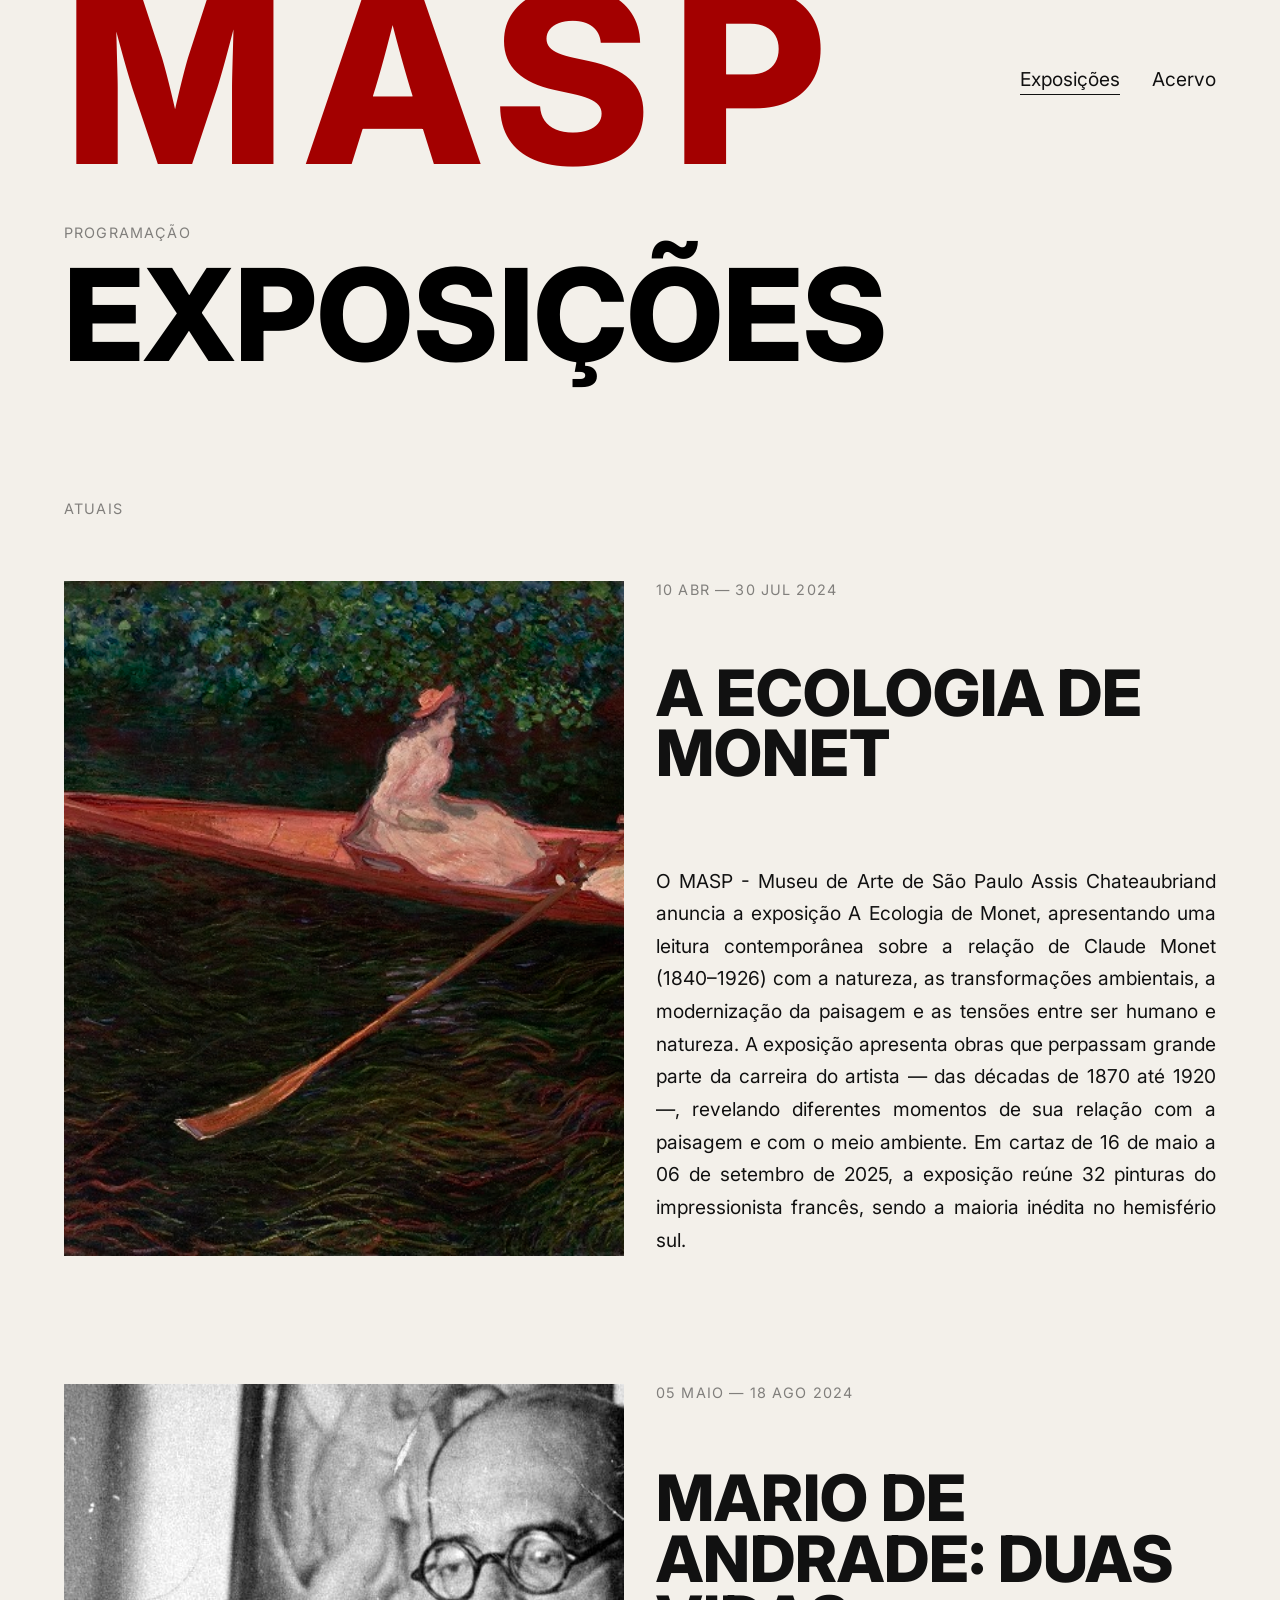
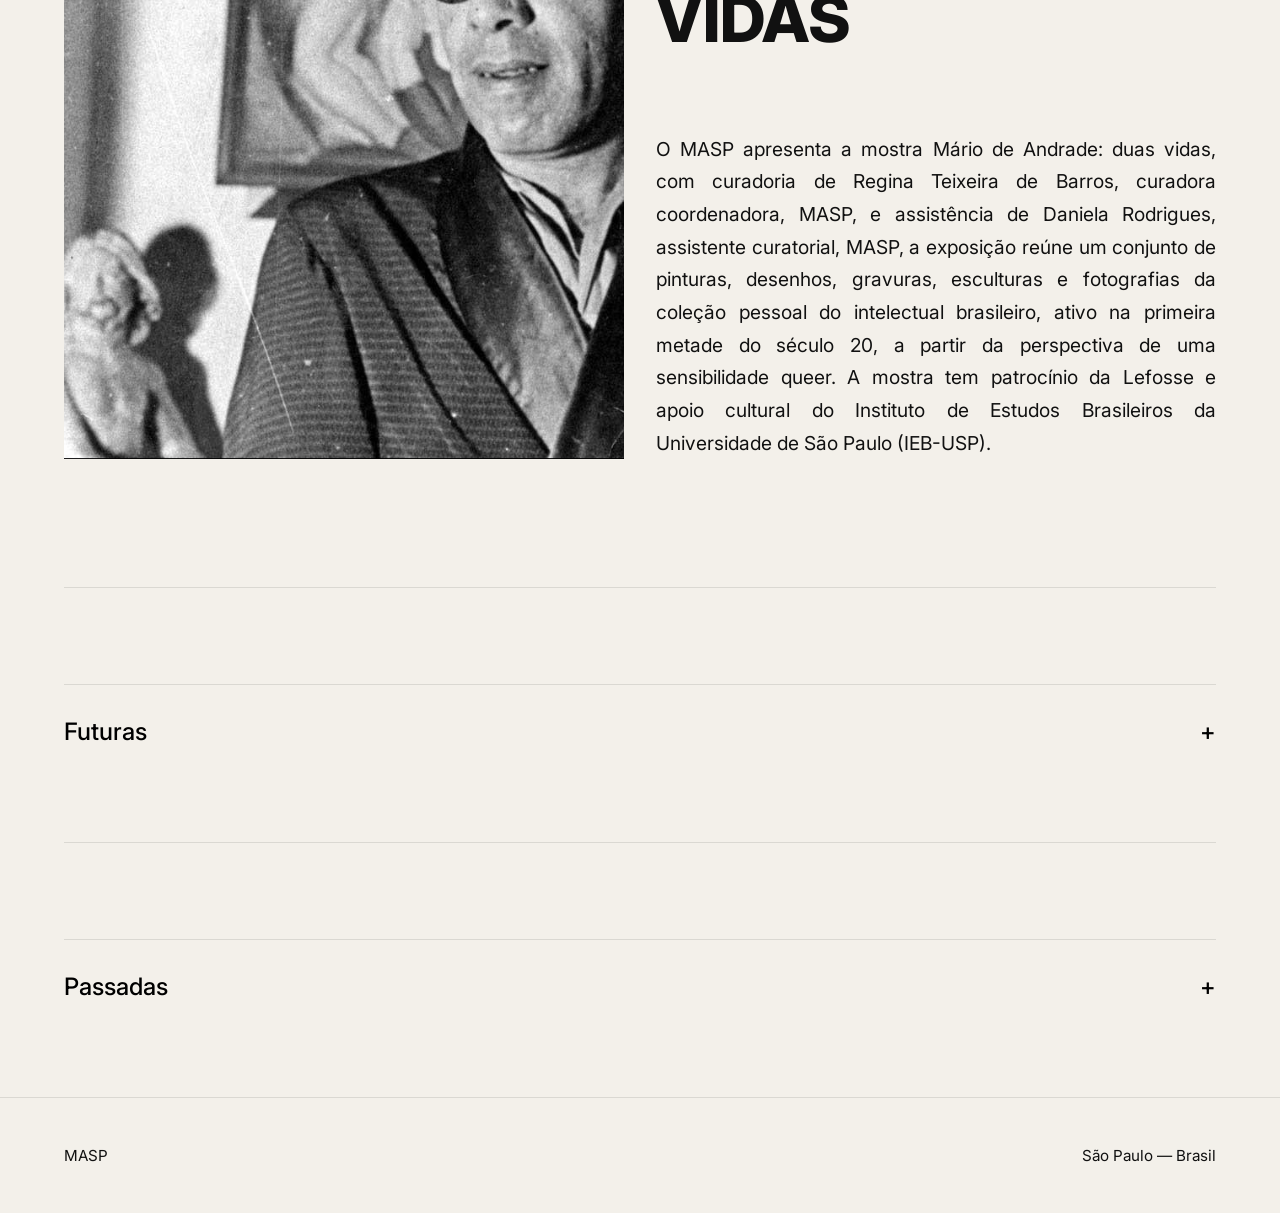
<file: expo.html>
<!DOCTYPE html>
<html lang="pt-BR">
<head>
  <meta charset="UTF-8" />
  <meta name="viewport" content="width=device-width, initial-scale=1.0"/>

  <title>Exposições —  MASP</title>

  <link rel="preconnect" href="https://fonts.googleapis.com">
  <link rel="preconnect" href="https://fonts.gstatic.com" crossorigin>

  <link href="https://fonts.googleapis.com/css2?family=Inter:wght@300;400;500;700&display=swap" rel="stylesheet">

  <link rel="stylesheet" href="css/style.css">
</head>

<body>

  <!-- NAVBAR -->

  <header class="navbar">

    <div class="logo">
      <a href="index.html">MASP</a>
    </div>

    <nav>
      <a class="active" href="expo.html">Exposições</a>
      <a href="acervo.html">Acervo</a>
    </nav>

  </header>


  <main class="page">

    <!-- HERO -->

    <section class="page-hero reveal">

      <p class="section-label">
        Programação
      </p>

      <h1>
          EXPOSIÇÕES
      </h1>

    </section>


    <!-- ATUAIS -->

    <section class="expo-section reveal">

      <div class="expo-header">
        <p class="section-label">Atuais</p>
      </div>


      <div class="expo-list">

        <article class="expo-card">

          <div class="expo-image">
            <img src="assets/barco.jpg" alt="Exposição atual">
          </div>

          <div class="expo-info">
            <p class="expo-date">
              10 abr — 30 jul 2024
            </p>

            <h2>
              A ECOLOGIA DE MONET
            </h2>

            <p class="expo-description"> O MASP - Museu de Arte de São Paulo Assis Chateaubriand anuncia a exposição A Ecologia de Monet, apresentando uma leitura contemporânea sobre a relação de Claude Monet (1840–1926) com a natureza, as transformações ambientais, a modernização da paisagem e as tensões entre ser humano e natureza. A exposição apresenta obras que perpassam grande parte da carreira do artista — das décadas de 1870 até 1920 —, revelando diferentes momentos de sua relação com a paisagem e com o meio ambiente. Em cartaz de 16 de maio a 06 de setembro de 2025, a exposição reúne 32 pinturas do impressionista francês, sendo a maioria inédita no hemisfério sul.
            </p>

          </div>

        </article>


        <article class="expo-card">

          <div class="expo-image">
            <img src="assets/mario.jpg"alt="Exposição atual">
          </div>

          <div class="expo-info">
            <p class="expo-date">
              05 maio — 18 ago 2024
            </p>

            <h2>
              MARIO DE ANDRADE: DUAS VIDAS
            </h2>

            <p class="expo-description"> O MASP apresenta a mostra Mário de Andrade: duas vidas, com curadoria de Regina Teixeira de Barros, curadora coordenadora, MASP, e assistência de Daniela Rodrigues, assistente curatorial, MASP, a exposição reúne um conjunto de pinturas, desenhos, gravuras, esculturas e fotografias da coleção pessoal do intelectual brasileiro, ativo na primeira metade do século 20, a partir da perspectiva de uma sensibilidade queer. A mostra tem patrocínio da Lefosse e apoio cultural do Instituto de Estudos Brasileiros da Universidade de São Paulo (IEB-USP).
            </p>

          </div>

        </article>

      </div>

    </section>


    <!-- DIVIDER -->

    <section class="divider"></section>
<button class="expo-toggle">
  <span>Futuras</span>
  <span class="toggle-icon">+</span>
</button>
<div class="expo-collapsible">

    <!-- FUTURAS -->

    <section class="expo-section reveal">
      <div class="expo-header">
        <p class="section-label">FUTURAS</p>
      </div>
      <div class="expo-list minimal">
        <article class="expo-line">
          <div>
            <p class="expo-date">
              Setembro 2024
            </p>
          </div>
          <div>
            <h3>
              PAUL GAUGUIN
            </h3>
          </div>
        </article>

        <article class="expo-line">
          <div>
            <p class="expo-date">
              Novembro 2024
            </p>
          </div>
          <div>
            <h3>
              ARQUIVOS DA CIDADE
            </h3>
          </div>
        </article>
      </div>
    </section>
</div>

    <!-- DIVIDER -->

    <section class="divider"></section>
<button class="expo-toggle">
  <span>Passadas</span>
  <span class="toggle-icon">+</span>
</button>
<div class="expo-collapsible">

    <!-- PASSADAS -->

    <section class="expo-section reveal">

      <div class="expo-header">
        <p class="section-label">PASSADAS</p>
      </div>
      <div class="expo-list minimal">
        <article class="expo-line">
          <div>
            <p class="expo-date">
              2025
            </p>
          </div>
          <div>
            <h3>
              CINCO ENSAIOS SOBRE O MASP - GEOMETRIAS
            </h3>
          </div>
        </article>
        <article class="expo-line">
          <div>
            <p class="expo-date">
              2025
            </p>
          </div>

          <div>
            <h3>
              MAYA WATANABE
            </h3>
          </div>

        </article>
        <article class="expo-line">

          <div>
            <p class="expo-date">
              2024
            </p>
          </div>

          <div>
            <h3>
              SALA DE VÍDEO: VENTURA PROFANA
            </h3>
          </div>

        </article>

      </div>
    </section>
    </div>

  </main>


  <!-- FOOTER -->

  <footer class="footer">

    <div>
      MASP
    </div>
    <div>
      São Paulo — Brasil
    </div>
  </footer>
  <script src="js/script.js"></script>
</body>
</html>
</file>
<file: css/style.css>
/* RESET */

* {
  margin: 0;
  padding: 0;
  box-sizing: border-box;
}

html {
  scroll-behavior: smooth;
}

body {
  font-family: 'Inter', sans-serif;
  background: #f3f0ea;
  color: #111;
  overflow-x: hidden;
}

/* LINKS */

a {
  text-decoration: none;
  color: inherit;
}

/* IMAGENS */

img {
  width: 100%;
  display: block;
  object-fit: cover;
}

/* NAVBAR */

.navbar {
  width: 100%;
  padding: 4rem 4rem;
  display: flex;
  justify-content: space-between;
  align-items: center;
  position: fixed;
  top: 0;
  left: 0;
  z-index: 1000;
  background: rgba(243, 240, 234, 0.9);
  backdrop-filter: blur(10px);
}

.logo {
  font-size: 1.5rem;
  font-weight: 800;
  letter-spacing: 0.08em;
  transform-origin: left center;
  transition:
    transform 0.25s ease,
    font-size 0.3s ease;
    color: #a30000;
}

nav {
  display: flex;
  gap: 2rem;
}

nav a {
  font-size: 1.2rem;
  position: relative;
  transition:
    font-size 0.3s ease,
    opacity 0.3s ease;
}

/* hover */

nav a::after {
  content: "";
  position: absolute;
  left: 0;
  bottom: -4px;
  width: 0%;
  height: 1px;
  background: #111;
  transition: 0.4s ease;
}

nav a:hover::after {
  width: 100%;
}

.hero {
  min-height: 100vh;

  padding:
    10rem
    4rem
    4rem
    4rem;

  display: grid;
  grid-template-columns: 1fr 1fr;
  gap: 4rem;
  align-items: center;
}

.hero-label {
  margin-bottom: 2rem;
  font-size: 0.9rem;
  text-transform: uppercase;
  letter-spacing: 0.08em;
  opacity: 0.6;
}

.hero h1 {
  font-size: clamp(4rem, 9vw, 9rem);
  line-height: 0.9;
  font-weight: 800;
}

.hero-image img {

  width: 100%;
  height: 80vh;
  object-fit: cover;
}

.featured {
  padding: 8rem 4rem;
  display: grid;
  grid-template-columns: 1fr 1fr;
  gap: 4rem;
  border-top: 1px solid rgba(0,0,0,0.1);
}

.section-label {
  margin-bottom: 1rem;
  font-size: 0.9rem;
  text-transform: uppercase;
  letter-spacing: 0.08em;

  opacity: 0.5;
}

.featured h2 {
  font-size: clamp(3rem, 6vw, 6rem);
  line-height: 0.95;
  font-weight: 800;
}

.featured-right {
  display: flex;
  flex-direction: column;
  justify-content: space-between;
}

.featured-right p {
  font-size: 1.2rem;
  line-height: 1.6;
  max-width: 500px;
}

.featured-right a {
  margin-top: 3rem;
  width: fit-content;
  padding-bottom: 0.3rem;
  border-bottom: 1px solid #111;
  transition: 0.3s ease;
}

.featured-right a:hover {
  opacity: 0.5;
}

/* GALLERY */

.gallery {
  padding: 0 4rem 8rem 4rem;
  display: grid;
  grid-template-columns: repeat(3, 1fr);
  gap: 2rem;
}

.divider {

  margin: 0 auto;
  height: 1px;
  background: rgba(0,0,0,0.1);

}

.gallery-item img {
  height: 500px;

  transition: 0.6s ease;
}

.gallery-item {
  overflow: hidden;
}

.gallery-item:hover img {
  transform: scale(1.03);
}

.gallery-item h3 {
  margin-top: 1rem;
  font-size: 1.4rem;
  font-weight: 500;
}

.info {
  padding: 8rem 4rem;
  display: grid;
  grid-template-columns: 1fr 1fr;
  gap: 4rem;
  border-top: 1px solid rgba(0,0,0,0.1);
}

.info-left h2 {
  font-size: clamp(2.5rem, 5vw, 5rem);
  line-height: 1;
  font-weight: 800;
}

.info-right {
  display: flex;
  align-items: flex-end;
}

.info-right p {
  font-size: 1.2rem;
  line-height: 1.7;
  max-width: 500px;
}

.footer {
  padding: 3rem 4rem;
  display: flex;
  justify-content: space-between;
  align-items: center;
  border-top: 1px solid rgba(0,0,0,0.1);
  font-size: 0.95rem;
}

/* ANIMAÇÕES */

.reveal {
  opacity: 0;
  transform: translateY(40px);

  transition:
    opacity 1s ease,
    transform 1s ease;
}

.reveal.active {
  opacity: 1;
  transform: translateY(0);
}

nav a.active::after {
  width: 100%;
}

/* PÁGINAS INTERNAS */

.page {
  padding-top: 10rem;
}

.page-hero {
  padding:
    0
    4rem
    6rem
    4rem;
}

.page-hero h1 {
  font-size: clamp(4rem, 8vw, 8rem);
  line-height: 0.9;
  font-weight: 800;
}

/* ==========================
   ACERVO
========================== */

.acervo-page {
  padding-top: 0;
}


/* HERO */

.acervo-hero {

  position: relative;
  width: 100%;
  height: 100vh;
  overflow: hidden;

}

.acervo-hero img {

  width: 100%;
  height: 100%;
  object-fit: cover;

}

.acervo-overlay {

  position: absolute;
  inset: 0;
  background:
    rgba(0,0,0,0.25);

}

.acervo-title {

  position: absolute;
  left: 4rem;
  bottom: 4rem;
  z-index: 2;
  color: white;

}

.acervo-title h1 {

  font-size: clamp(5rem, 12vw, 12rem);
  line-height: 0.9;
  font-weight: 700;

}


/* SEÇÕES */

.acervo-section {

  padding:
    0
    4rem
    6rem
    4rem;

}


/* GRID */

.acervo-grid {

  display: grid;
  grid-template-columns:
    repeat(3, 1fr);
  gap: 2rem;
}


/* ITEM */

.acervo-item {

  overflow: hidden;
}

.acervo-item img {

  width: 100%;
  aspect-ratio: 1 / 1;
  object-fit: cover;
  transition: transform 0.6s ease;
}

.acervo-item:hover img {

  transform: scale(1.03);
}

.acervo-item h3 {

  margin-top: 1rem;
  font-size: 1.2rem;
  font-weight: 600;
}


/* RESPONSIVO */

@media (max-width: 900px) {

  .acervo-title {

    left: 1.5rem;
    bottom: 2rem;
  }

  .acervo-section {

    padding:
      0
      1.5rem
      5rem
      1.5rem;
  }

  .acervo-grid {

    grid-template-columns: 1fr;
  }

}

/* ==========================
   PÁGINA EXPOSIÇÕES
========================== */

.page {
  padding-top: 14rem;
}

.page-hero {
  padding:
    0
    4rem
    8rem
    4rem;
}

.page-hero h1 {
  font-size: clamp(5rem, 10vw, 10rem);
  line-height: 0.9;
  font-weight: 800;
  color: #000000;
}

/* BOTÕES EXPANSÍVEIS */

.expo-toggle {

  width: calc(100% - 8rem);
  margin: 0 auto 4rem auto;
  padding: 2rem 0;
  background: transparent;
  border: none;
  border-top: 1px solid rgba(0,0,0,0.1);
  display: flex;
  justify-content: space-between;
  align-items: center;
  cursor: pointer;
  font-family: inherit;
  font-size: 1.5rem;
  font-weight: 500;
}

.toggle-icon {
  transition: transform 0.3s ease;
}

.expo-toggle.active .toggle-icon {
  transform: rotate(45deg);
}

.expo-collapsible {

  max-height: 0;
  overflow: hidden;
  transition:
    max-height 0.7s ease;
}

.expo-collapsible.open {

  max-height: 3000px;
}

/* SEÇÕES */

.expo-section {
  padding: 0 4rem 8rem 4rem;
}

.expo-header {
  margin-bottom: 4rem;
}


/* DIVIDER */

.divider {

  width: calc(100% - 8rem);
  margin: 0 auto 6rem auto;
  height: 1px;
  background: rgba(0,0,0,0.1);
}


/* CARDS GRANDES */

.expo-list {
  display: flex;
  flex-direction: column;
  gap: 8rem;
}

.expo-card {

  display: grid;
  grid-template-columns: 1fr 1fr;
  gap: 2rem;
  align-items: start;
}

.expo-image {
  overflow: hidden;
}

.expo-image img {
  width: 100%;
  height: 75vh;
  object-fit: cover;
  transition: transform 0.8s ease;
}

.expo-card:hover img {
  transform: scale(1.03);
}

.expo-info {
  display: flex;
  flex-direction: column;
  justify-content: space-between;

  height: 100%;
}

.expo-date {
  font-size: 0.9rem;
  opacity: 0.5;
  margin-bottom: 1rem;
  text-transform: uppercase;
  letter-spacing: 0.08em;
}

.expo-info h2 {
  font-size: clamp(3rem, 5vw, 6rem);
  line-height: 0.95;
  font-weight: 800;
  margin-bottom: 2rem;
}

.expo-description {

  font-size: 1.2rem;
  line-height: 1.7;
  text-align: justify;

}


/* LISTAS MINIMAIS */

.minimal {
  gap: 0;
}

.expo-line {

  display: grid;
  grid-template-columns: 200px 1fr;
  padding: 2rem 0;
  border-top: 1px solid rgba(0,0,0,0.1);

}

.expo-line h3 {
  font-size: clamp(2rem, 4vw, 4rem);
  line-height: 1;
  font-weight: 500;
  transition: transform 0.3s ease;
}

.expo-line:hover h3 {
  transform: translateX(10px);
}


/* RESPONSIVO */

@media (max-width: 900px) {

  .page-hero {
    padding:
      0
      1.5rem
      5rem
      1.5rem;
  }

  .expo-section {
    padding:
      0
      1.5rem
      5rem
      1.5rem;
  }

  .divider {
    width: calc(100% - 3rem);
  }


  .expo-image img {
    height: 60vh;
  }

  .expo-line {
    grid-template-columns: 1fr;
    gap: 1rem;
  }

}


/* RESPONSIVO */

@media (max-width: 900px) {

.navbar {
  transition:
    background 0.3s ease,
    backdrop-filter 0.3s ease;
}

  nav {
    gap: 1rem;
  }

  .hero,
  .featured,
  .info {
    grid-template-columns: 1fr;
  }

  .hero {
    padding:
      8rem
      1.5rem
      3rem
      1.5rem;
  }

  .featured,
  .info {
    padding: 5rem 1.5rem;
  }

  .gallery {
    grid-template-columns: 1fr;

    padding:
      0
      1.5rem
      5rem
      1.5rem;
  }

  .footer {
    padding: 2rem 1.5rem;

    flex-direction: column;
    gap: 1rem;

    align-items: flex-start;
  }

  .hero-image img {
    height: 60vh;
  }
  
}
</file>
